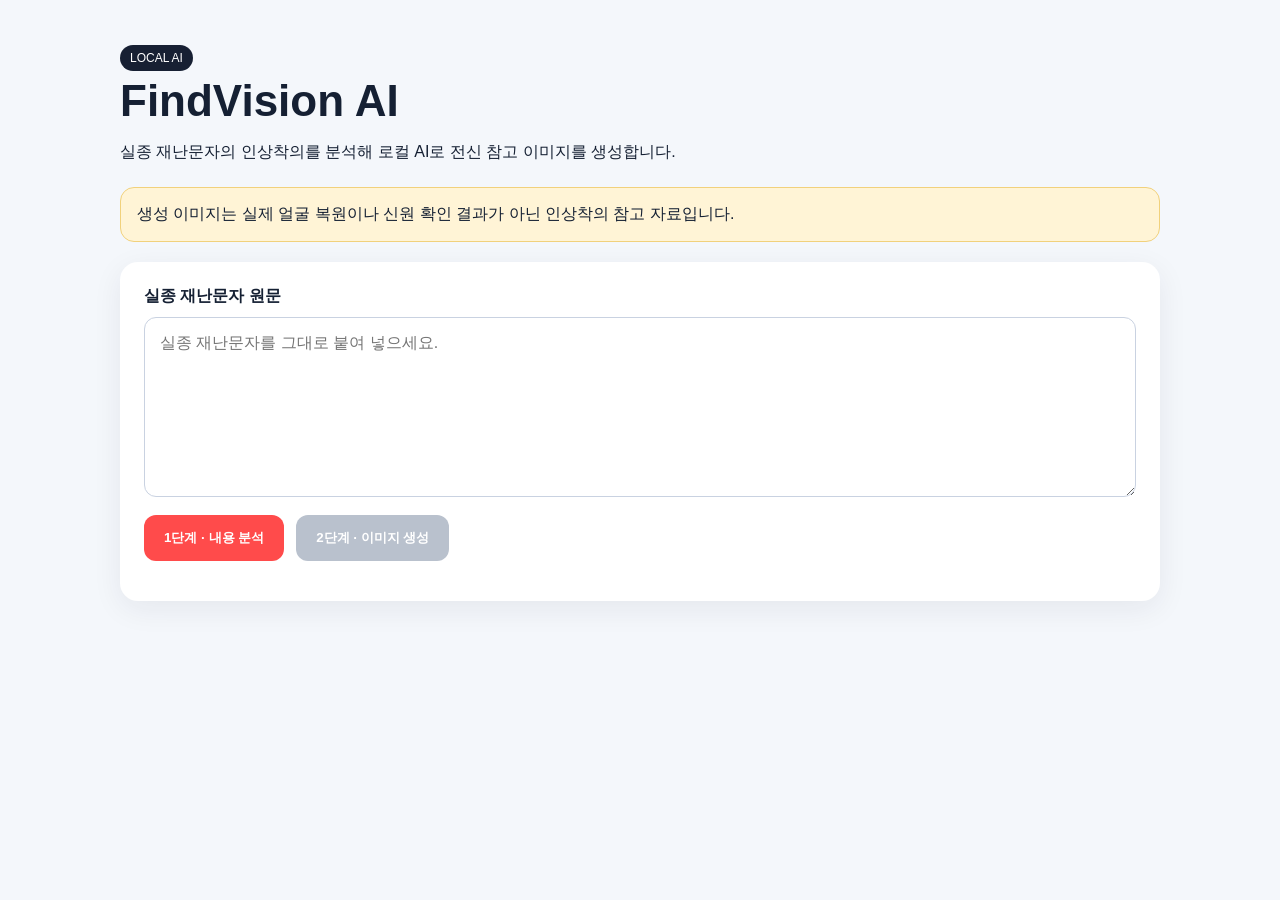
<file: static/index.html>
<!doctype html>
<html lang="ko">
<head>
  <meta charset="utf-8">
  <meta name="viewport" content="width=device-width,initial-scale=1">
  <title>FindVision AI Local</title>
  <link rel="stylesheet" href="/static/style.css">
</head>
<body>
  <main>
    <header><span class="badge">LOCAL AI</span><h1>FindVision AI</h1>
      <p>실종 재난문자의 인상착의를 분석해 로컬 AI로 전신 참고 이미지를 생성합니다.</p></header>
    <section class="notice">생성 이미지는 실제 얼굴 복원이나 신원 확인 결과가 아닌 인상착의 참고 자료입니다.</section>
    <section class="card">
      <label for="message">실종 재난문자 원문</label>
      <textarea id="message" maxlength="1800" placeholder="실종 재난문자를 그대로 붙여 넣으세요."></textarea>
      <div class="actions"><button id="analyze">1단계 · 내용 분석</button><button id="generate" disabled>2단계 · 이미지 생성</button></div>
      <p id="status" role="status"></p>
    </section>
    <section class="card hidden" id="analysis"><h2>1. 분석 결과 확인 및 수정</h2>
      <p class="muted">잘못 분석된 항목은 이미지 생성 전에 직접 고칠 수 있습니다. 빈칸은 정보 없음으로 처리됩니다.</p>
      <div class="fact-grid" id="facts"></div></section>
    <section class="card hidden" id="result"><h2>재난문자 이미지 알림</h2><blockquote id="original"></blockquote>
      <img id="image" alt="AI가 생성한 전신 참고 이미지"><p id="verification"></p>
      <button id="regenerate">다시 생성하기</button></section>
  </main>
  <dialog id="popup"><h2>📱 실종 재난문자 이미지 알림</h2><p id="popup-message"></p><img id="popup-image" alt="AI 참고 이미지"><button id="close-popup">확인</button></dialog>
  <script src="/static/app.js"></script>
</body>
</html>
</file>
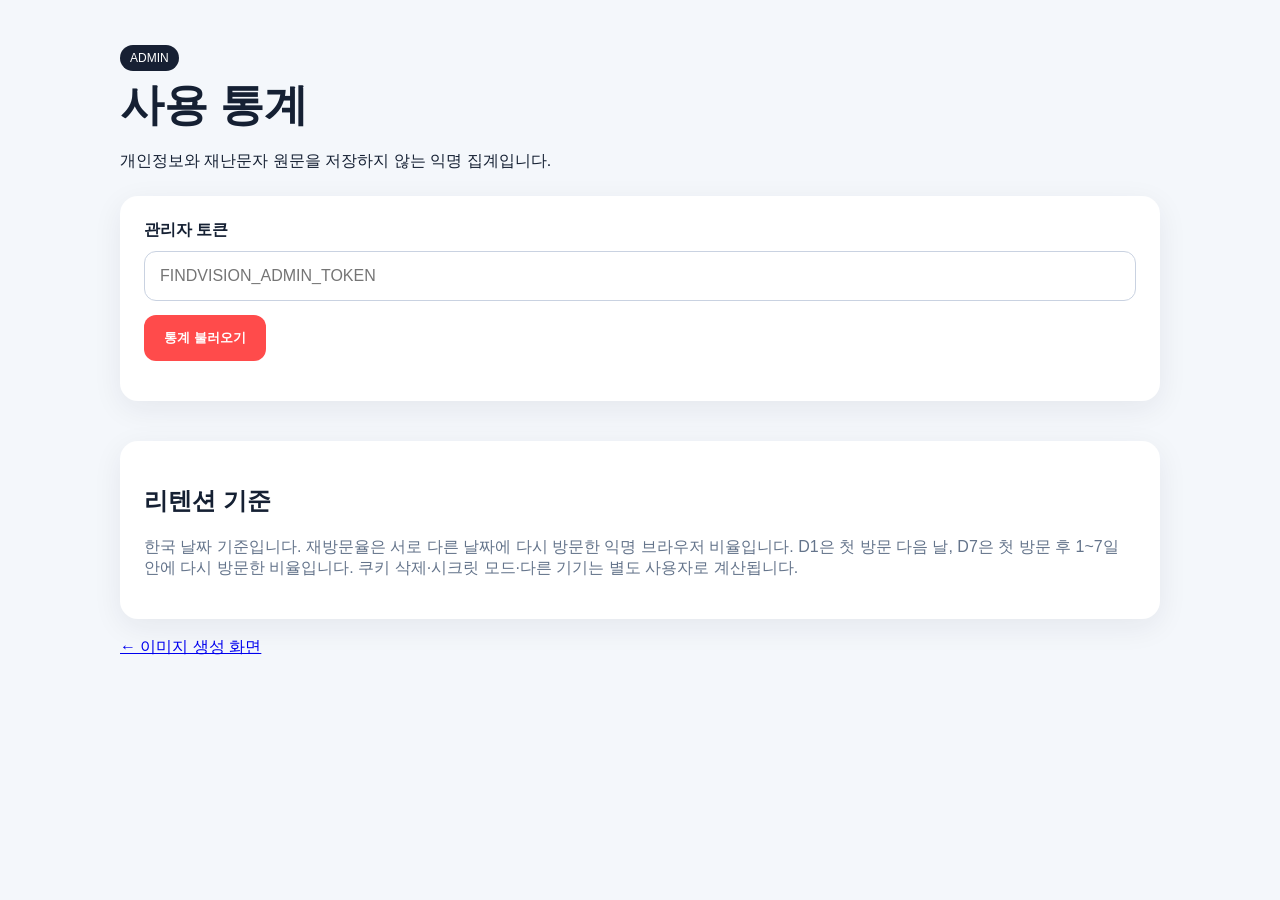
<file: static/admin.html>
<!doctype html>
<html lang="ko">
<head>
  <meta charset="utf-8">
  <meta name="viewport" content="width=device-width,initial-scale=1">
  <title>FindVision AI 통계</title>
  <link rel="stylesheet" href="/static/style.css">
</head>
<body>
  <main>
    <header><span class="badge">ADMIN</span><h1>사용 통계</h1>
      <p>개인정보와 재난문자 원문을 저장하지 않는 익명 집계입니다.</p></header>
    <section class="card">
      <label for="token">관리자 토큰</label>
      <input id="token" type="password" autocomplete="current-password" placeholder="FINDVISION_ADMIN_TOKEN">
      <div class="actions"><button id="load">통계 불러오기</button></div>
      <p id="status" role="status"></p>
    </section>
    <section class="stats hidden" id="stats" aria-live="polite"></section>
    <section class="card"><h2>리텐션 기준</h2><p class="muted">한국 날짜 기준입니다. 재방문율은 서로 다른 날짜에 다시 방문한 익명 브라우저 비율입니다. D1은 첫 방문 다음 날, D7은 첫 방문 후 1~7일 안에 다시 방문한 비율입니다. 쿠키 삭제·시크릿 모드·다른 기기는 별도 사용자로 계산됩니다.</p></section>
    <p><a href="/">← 이미지 생성 화면</a></p>
  </main>
  <script src="/static/admin.js"></script>
</body>
</html>
</file>
<file: static/style.css>
:root{font-family:Inter,"Noto Sans KR",sans-serif;color:#152033;background:#f4f7fb}*{box-sizing:border-box}body{margin:0}main{max-width:1080px;margin:auto;padding:48px 20px}header{margin-bottom:24px}h1{font-size:44px;margin:10px 0}.badge{background:#172033;color:white;padding:6px 10px;border-radius:20px;font-size:12px}.notice{background:#fff4d6;border:1px solid #f1d17c;padding:16px;border-radius:14px;margin:20px 0}.card{background:white;padding:24px;border-radius:18px;margin:18px 0;box-shadow:0 8px 30px #17203312}label{display:block;font-weight:700;margin-bottom:10px}textarea,input{width:100%;border:1px solid #c9d2e1;border-radius:12px;padding:15px;font:inherit}textarea{height:180px;resize:vertical}.actions{display:flex;gap:12px;margin-top:14px}button{border:0;border-radius:12px;padding:14px 20px;background:#ff4b4b;color:white;font-weight:700;cursor:pointer}button:disabled{background:#b9c1cd;cursor:not-allowed}.muted{color:#64748b}.fact-grid{display:grid;grid-template-columns:1fr 1fr;gap:16px 20px}.fact-field{margin:0}.fact-field span{display:block;margin-bottom:7px}.fact-field input::placeholder{color:#9aa4b2}img{display:block;max-width:100%;max-height:760px;margin:16px auto;border-radius:14px}.hidden{display:none}.stats{display:grid;grid-template-columns:repeat(3,1fr);gap:14px;margin:20px 0}.stats article{background:white;border-radius:16px;padding:22px;box-shadow:0 8px 30px #17203312}.stats strong,.stats span{display:block}.stats strong{font-size:30px;margin-bottom:8px}dialog{max-width:760px;width:90%;border:0;border-radius:18px;padding:24px}dialog::backdrop{background:#0b1320aa}blockquote{white-space:pre-wrap;background:#f4f7fb;padding:16px;border-radius:12px;margin:12px 0}@media(max-width:600px){h1{font-size:34px}.actions{flex-direction:column}.stats,.fact-grid{grid-template-columns:1fr}}
</file>
